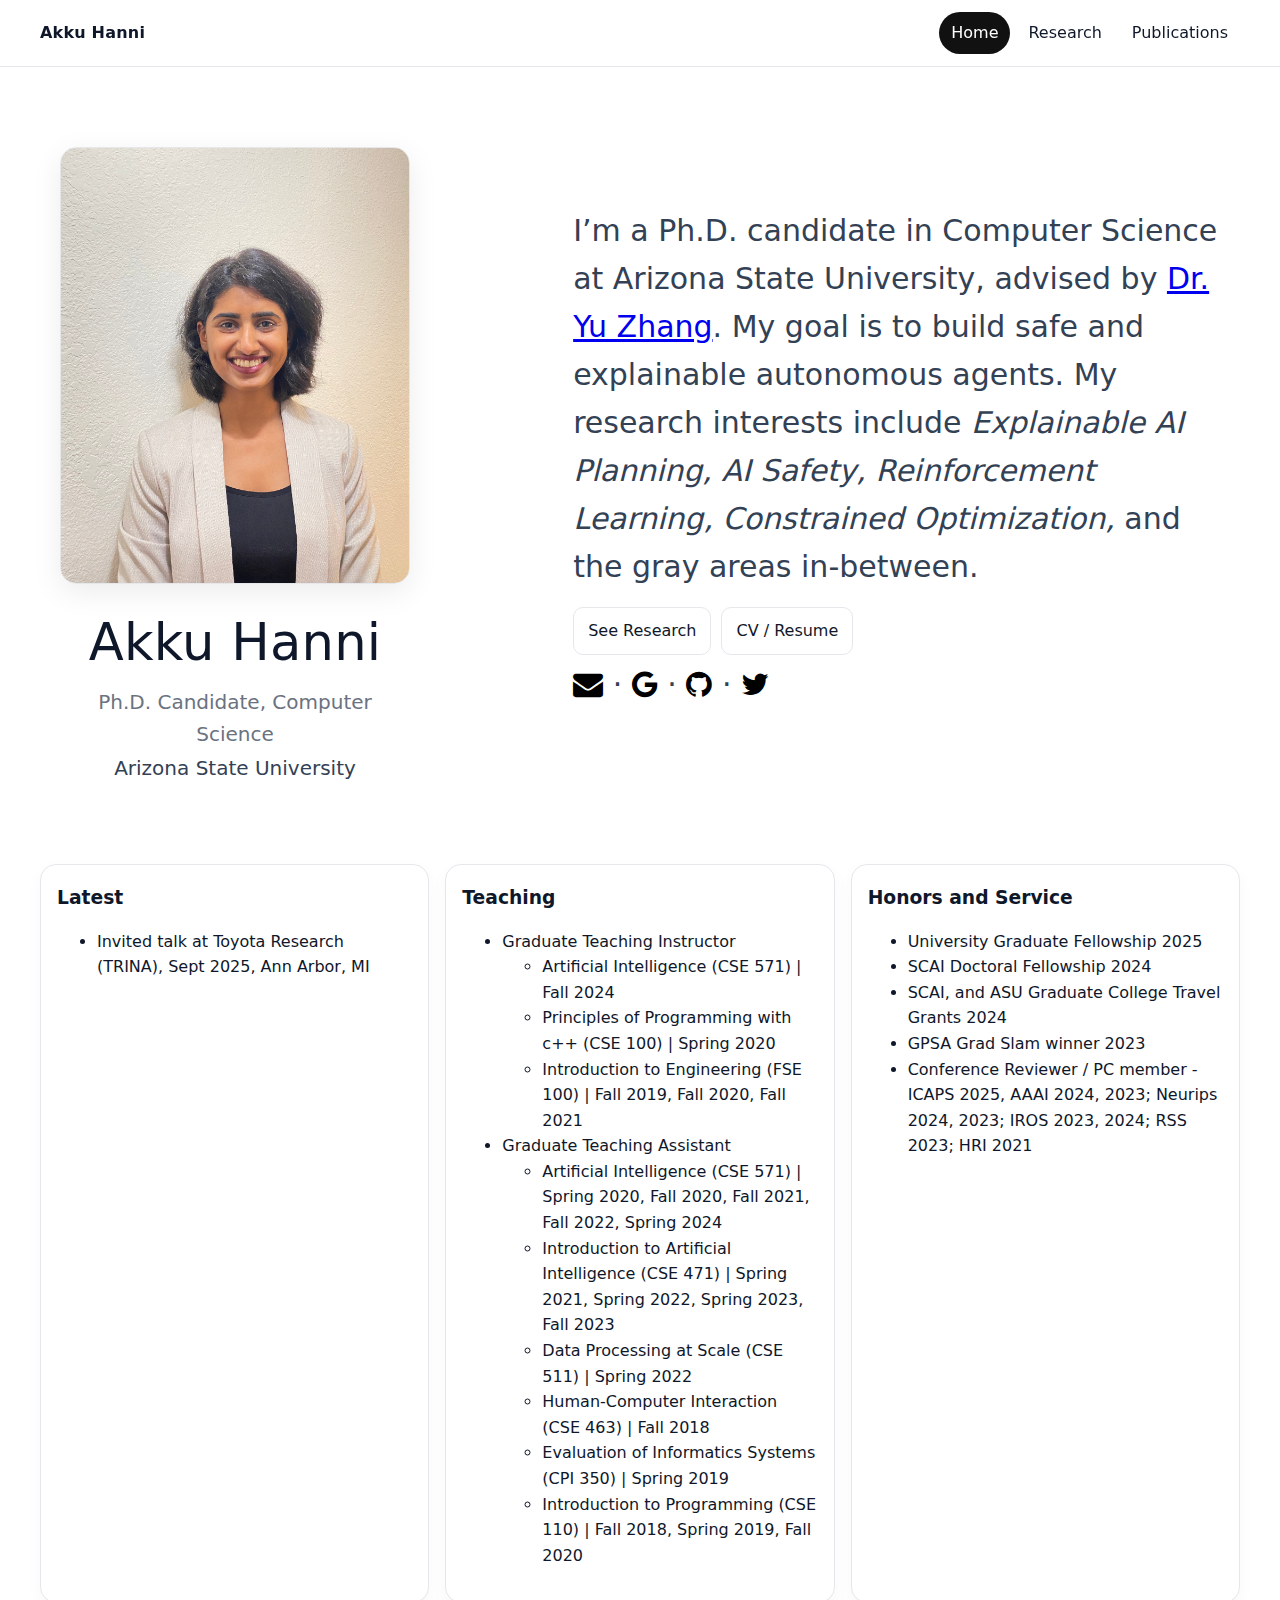
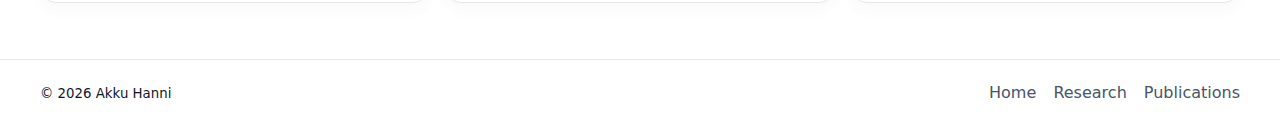
<file: index.html>
<!doctype html>
<html lang="en">
<head>
  <meta charset="utf-8" />
  <meta name="viewport" content="width=device-width,initial-scale=1" />
  <title>Akku Hanni — Home</title>
  <meta name="description" content="Personal website of Akku Hanni." />
  <link rel="preconnect" href="https://fonts.gstatic.com" crossorigin>
  <link rel="stylesheet" href="styles.css" />
  <link rel="stylesheet" href="https://cdnjs.cloudflare.com/ajax/libs/font-awesome/4.7.0/css/font-awesome.min.css">
  <link rel="icon" href="./favicon.png" type="image/png">
</head>
<body>
  <a class="skip-link" href="#main">Skip to content</a>

  <header class="navbar">
    <div class="container nav-inner">
      <a href="index.html" class="brand">Akku Hanni</a>
      <nav aria-label="Main">
        <ul class="nav-links">
          <li><a aria-current="page" href="index.html">Home</a></li>
          <li><a href="research.html">Research</a></li>
          <li><a href="publications.html">Publications</a></li>
        </ul>
      </nav>
    </div>
  </header>

  <main id="main">
    <section class="hero container">
      <div class="portrait-wrap">
        <figure class="portrait-figure">
          <!-- Replace with your actual photo -->
          <img class="portrait" src="./photo.jpg" alt="Akku_Portrait" />
          <figcaption class="portrait-caption">
            <div class="portrait-name">Akku Hanni</div>
            <div class="portrait-title" >Ph.D. Candidate, Computer Science</div>
            <!-- Optional: show your affiliation just like the reference site -->
            <div class="portrait-affiliation">
              <a href="https://www.asu.edu" target="_blank" rel="noreferrer">Arizona State University</a>
            </div>
          </figcaption>
        </figure>
      </div>

      <div class="hero-copy">
        
        <p>
          I’m a Ph.D. candidate in Computer Science at Arizona State University, advised by <a href="https://crslabasu.github.io/" rel="noreferrer">Dr. Yu Zhang</a>. 
          My goal is to build safe and explainable autonomous agents. 
          My research interests include 
          <em> Explainable AI Planning, AI Safety, Reinforcement Learning, Constrained Optimization, </em> 
          and the gray areas in-between.  
        </p>
        <div class="cta-row">
          <a class="btn" href="research.html">See Research</a>
          <!-- <a class="btn" href="contact.html">Get in touch</a> -->
          <a class="btn" target="_blank" rel="noreferrer" href="./Akku_Hanni_Resume.pdf">CV / Resume</a>
        </div>
        <p class="socials"> <i class="fa fa-envelope icon-hover" href=""></i> · <i class="fa fa-google icon-hover" href=""></i> · <i class="fa fa-github icon-hover" href=""></i> · <i class="fa fa-twitter icon-hover" href=""></i></p>
      </div>
    </section>

    <section class="container grid-cards">
      <article class="card">
        <h3>Latest</h3>
        <p>
          <ul>
            <li>Invited talk at Toyota Research (TRINA), Sept 2025, Ann Arbor, MI</li>
          </ul>

        </p>
      </article>
      <article class="card">
        <h3>Teaching</h3>
        <p>
          <ul>
            <li> Graduate Teaching Instructor
              <ul>
                  <li> Artificial Intelligence (CSE 571) | Fall 2024 </li>
                  <li> Principles of Programming with c++ (CSE 100) | Spring 2020 </li>
                  <li> Introduction to Engineering (FSE 100) | Fall 2019, Fall 2020, Fall 2021 </li>
              </ul>
            </li>
            <li> Graduate Teaching Assistant
              <ul> 
                  <li> Artificial Intelligence (CSE 571) | Spring 2020, Fall 2020, Fall 2021, Fall 2022, Spring 2024 </li>
                  <li> Introduction to Artificial Intelligence (CSE 471) | Spring 2021, Spring 2022, Spring 2023, Fall 2023 </li>
                  <li> Data Processing at Scale (CSE 511) | Spring 2022 </li>
                  <li> Human-Computer Interaction (CSE 463) | Fall 2018 </li>
                  <li> Evaluation of Informatics Systems (CPI 350) | Spring 2019 </li>
                  <li> Introduction to Programming (CSE 110) | Fall 2018, Spring 2019, Fall 2020 </li>
            </ul>
            </li>
          </ul>
        </p>
      </article>
      <article class="card">
        <h3>Honors and Service</h3>
        <p>
          <ul>
            <li> University Graduate Fellowship 2025 </li>
            <li> SCAI Doctoral Fellowship 2024 </li>
            <li> SCAI, and ASU Graduate College Travel Grants 2024 </li>
            <li> GPSA Grad Slam winner 2023 </li>
            <li> Conference Reviewer / PC member - ICAPS 2025, AAAI 2024, 2023; Neurips 2024, 2023; IROS 2023, 2024; RSS 2023; HRI 2021 </li>
            <!-- <li> Received Department Recognition Award and Spot Bonus Award for Outstanding Performance and Contributions in Juniper Networks </li>
            <li> Lead organizer for Daan Utsav (India’s largest volunteer driven philanthropic event) in Dharwad district, 2016 </li>
            <li> Served as the Vice President of the Association of Computer Science Students at BVBCET, Hubli 2014-2016 </li> -->
          </ul>
        </p>
      </article>
    </section>
  </main>

  <footer class="site-footer">
    <div class="container footer-inner">
      <small>© <span id="year"></span> Akku Hanni</small>
      <nav aria-label="Footer">
        <a href="index.html">Home</a>
        <a href="research.html">Research</a>
        <a href="publications.html">Publications</a>
      </nav>
    </div>
  </footer>

  <script>
    document.getElementById('year').textContent = new Date().getFullYear();
  </script>
</body>
</html>
</file>
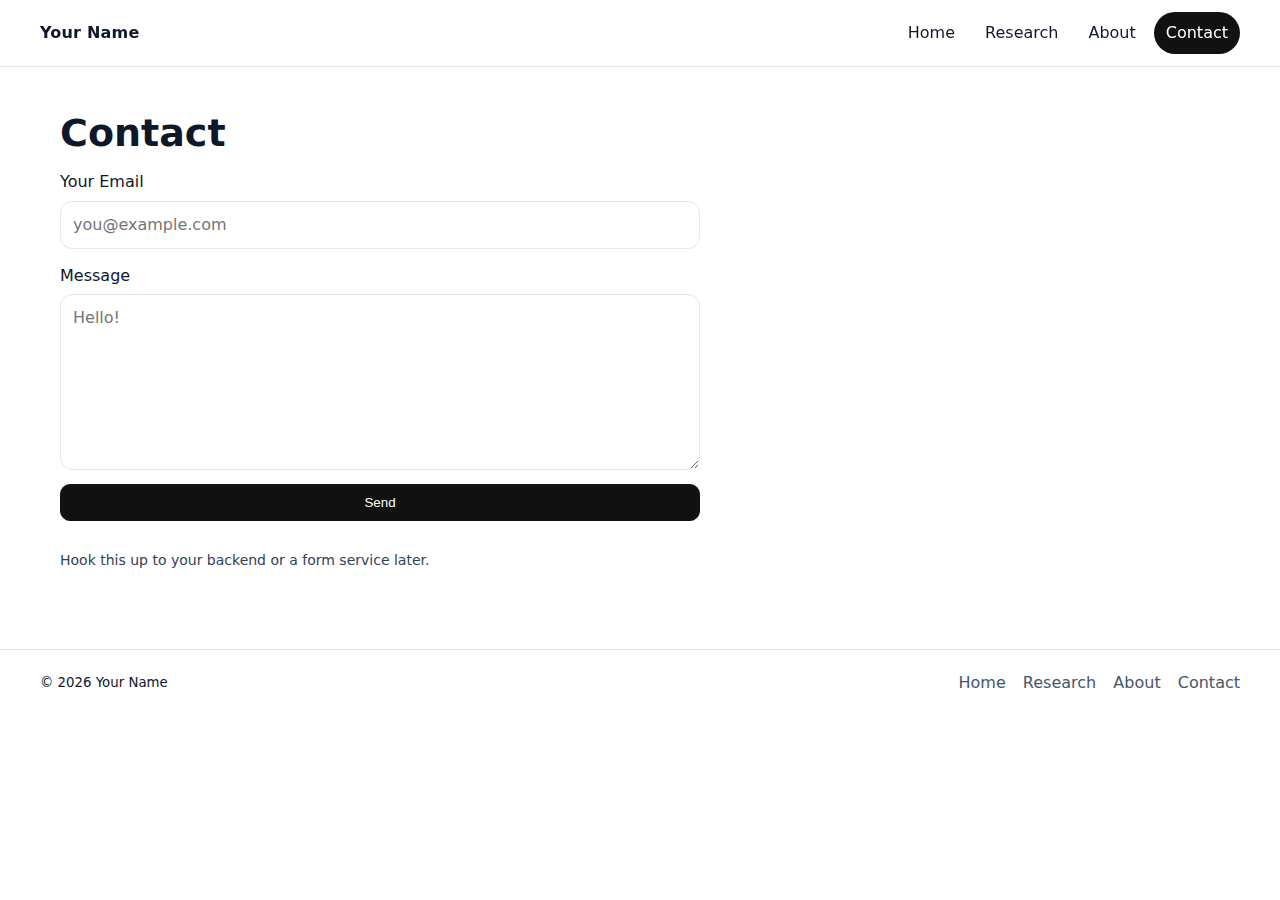
<file: contact.html>
<!doctype html>
<html lang="en">
<head>
  <meta charset="utf-8" />
  <meta name="viewport" content="width=device-width,initial-scale=1" />
  <title>Your Name — Contact</title>
  <link rel="stylesheet" href="styles.css" />
</head>
<body>
  <a class="skip-link" href="#main">Skip to content</a>

  <header class="navbar">
    <div class="container nav-inner">
      <a href="index.html" class="brand">Your Name</a>
      <nav aria-label="Main">
        <ul class="nav-links">
          <li><a href="index.html">Home</a></li>
          <li><a href="research.html">Research</a></li>
          <li><a href="about.html">About</a></li>
          <li><a aria-current="page" href="contact.html">Contact</a></li>
        </ul>
      </nav>
    </div>
  </header>

  <main id="main" class="container prose">
    <h1>Contact</h1>
    <form class="contact-form" method="post" action="#">
      <label>
        <span>Your Email</span>
        <input type="email" name="email" placeholder="you@example.com" required />
      </label>
      <label>
        <span>Message</span>
        <textarea name="message" placeholder="Hello!" rows="6" required></textarea>
      </label>
      <button class="btn btn-primary" type="submit">Send</button>
      <p class="help">Hook this up to your backend or a form service later.</p>
    </form>
  </main>

  <footer class="site-footer">
    <div class="container footer-inner">
      <small>© <span id="year"></span> Your Name</small>
      <nav aria-label="Footer">
        <a href="index.html">Home</a>
        <a href="research.html">Research</a>
        <a href="about.html">About</a>
        <a aria-current="page" href="contact.html">Contact</a>
      </nav>
    </div>
  </footer>

  <script>document.getElementById('year').textContent = new Date().getFullYear();</script>
</body>
</html>
</file>
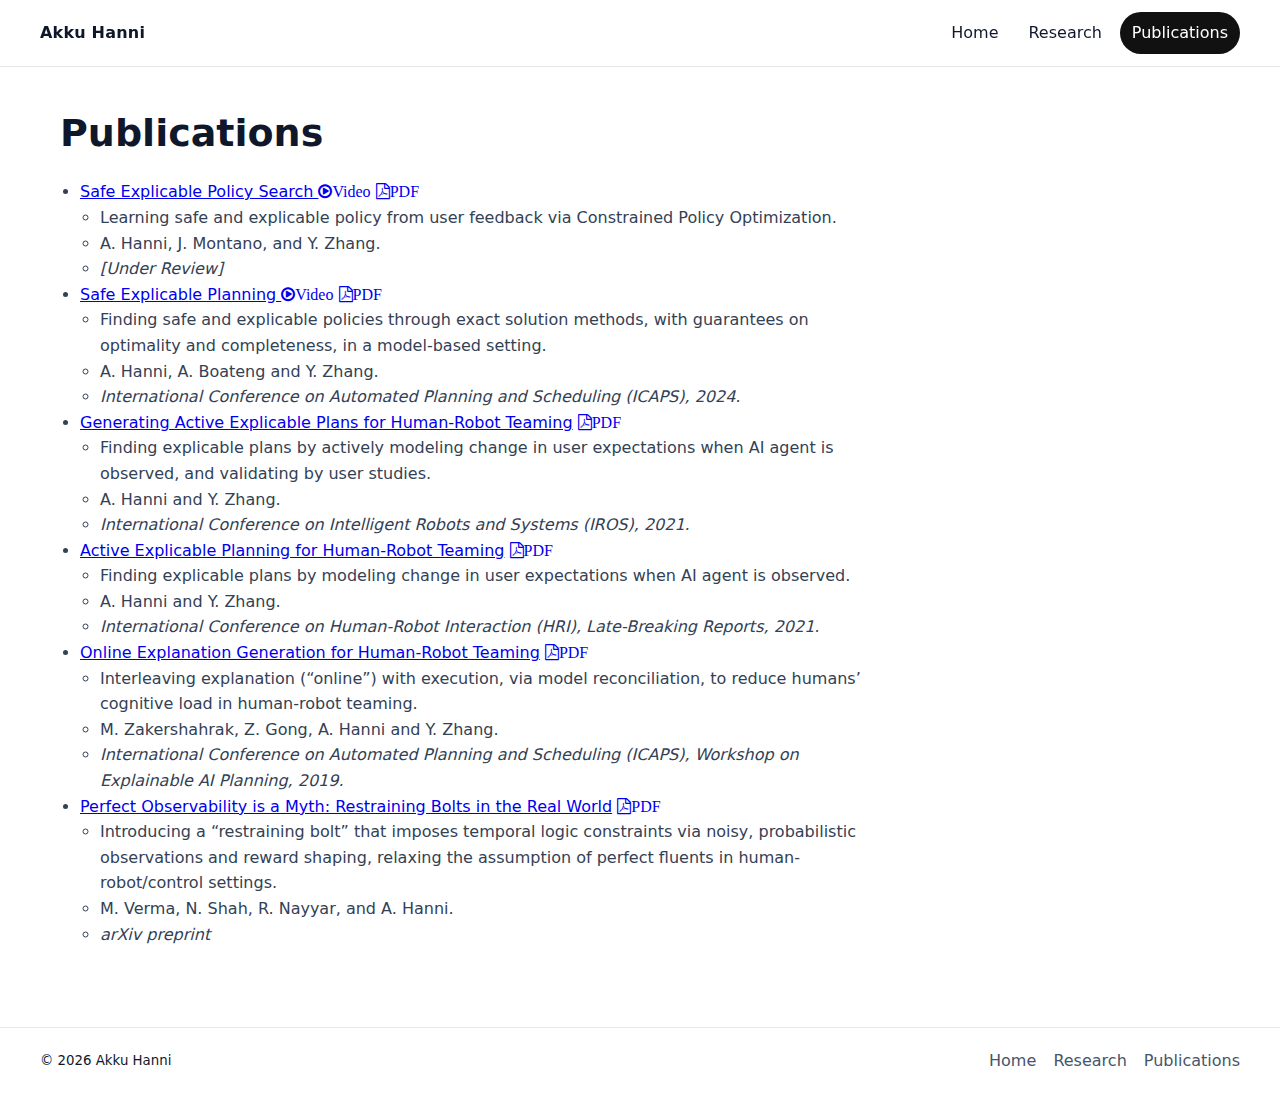
<file: publications.html>
<!doctype html>
<html lang="en">
<head>
  <meta charset="utf-8" />
  <meta name="viewport" content="width=device-width,initial-scale=1" />
  <title>Akku Hanni — Publications</title>
  <link rel="stylesheet" href="styles.css" />
  <link rel="stylesheet" href="https://cdnjs.cloudflare.com/ajax/libs/font-awesome/4.7.0/css/font-awesome.min.css">
  <link rel="icon" href="./favicon.png" type="image/png">
</head>
<body>
  <a class="skip-link" href="#main">Skip to content</a>

  <header class="navbar">
    <div class="container nav-inner">
      <a href="index.html" class="brand">Akku Hanni</a>
      <nav aria-label="Main">
        <ul class="nav-links">
          <li><a href="index.html">Home</a></li>
          <li><a href="research.html">Research</a></li>
          <li><a aria-current="page" href="publications.html">Publications</a></li>
        </ul>
      </nav>
    </div>
  </header>

  <main id="main" class="container prose">
    <h1>Publications</h1>
    <p> 
      <ul>
        <li> <a href="https://arxiv.org/abs/2503.07848"> Safe Explicable Policy Search </a> <a target="_blank" href="https://drive.google.com/file/d/1s94rJXKqXoD7gN8qDNEvLgCpY9JoSFHv/view?usp=sharing"> <i class="fa fa-play-circle-o" >Video</i></a> <a target="_blank" rel="noreferrer" href="./papers/SEPS_ICRA-full_version.pdf"><i class="fa fa-file-pdf-o">PDF</i></a> 
          <ul>
            <li>Learning safe and explicable policy from user feedback via Constrained Policy Optimization.</li>
            <li>A. Hanni, J. Montano, and Y. Zhang. </li>
            <li> <em>[Under Review]</em> </li>
          </ul>
        </li>
        <li> <a href="https://ojs.aaai.org/index.php/ICAPS/article/view/31482"> Safe Explicable Planning </a> <a target="_blank" href="https://drive.google.com/file/d/1-hMhpIqrwj1ImMJcKIhqmTUEOKfJPKs4/view?usp=sharing"> <i class="fa fa-play-circle-o" >Video</i></a> <a target="_blank" rel="noreferrer" href="./papers/SEP_ICAPS-full_version.pdf"><i class="fa fa-file-pdf-o">PDF</i></a> 
          <ul>
            <li> Finding safe and explicable policies through exact solution methods, with guarantees on optimality and completeness, in a model-based setting. </li>
            <li> A. Hanni, A. Boateng and Y. Zhang. </li>
            <li> <em> International Conference on Automated Planning and Scheduling (ICAPS), 2024.</em> </li>
          </ul>
        </li>
        <li><a href="https://ieeexplore.ieee.org/document/9636643?denied=">Generating Active Explicable Plans for Human-Robot Teaming</a> <a target="_blank" rel="noreferrer" href="./papers/ActiveEXP_IROS.pdf"><i class="fa fa-file-pdf-o">PDF</i></a> 
            <ul>
            <li> Finding explicable plans by actively modeling change in user expectations when AI agent is observed, and validating by user studies. </li>
            <li> A. Hanni and Y. Zhang. </li>
            <li> <em> International Conference on Intelligent Robots and Systems (IROS), 2021.</em> </li>
          </ul>
        </li>
        <li><a href="https://dl.acm.org/doi/10.1145/3434074.3447154">Active Explicable Planning for Human-Robot Teaming</a>  <a target="_blank" rel="noreferrer" href="./papers/ActiveEXP_HRI-LBR.pdf"><i class="fa fa-file-pdf-o">PDF</i></a> 
            <ul>
            <li> Finding explicable plans by modeling change in user expectations when AI agent is observed. </li>
            <li> A. Hanni and Y. Zhang. </li>
            <li> <em> International Conference on Human-Robot Interaction (HRI), Late-Breaking Reports, 2021.</em> </li>
          </ul>
        </li>
        <li><a href="https://www.semanticscholar.org/paper/Generation-for-Human-Robot-Teaming-Zakershahrak-Gong/82eafe577aa3dbe1b5162681b64f288a88c97a15">Online Explanation Generation for Human-Robot Teaming</a> <a target="_blank" rel="noreferrer" href="./papers/OnlineEXPGen_ICAPS-Workshop.pdf"><i class="fa fa-file-pdf-o">PDF</i></a> 
            <ul>
            <li> Interleaving explanation (“online”) with execution, via model reconciliation, to reduce humans’ cognitive load in human-robot teaming. </li>
            <li> M. Zakershahrak, Z. Gong, A. Hanni and Y. Zhang. </li>
            <li> <em> International Conference on Automated Planning and Scheduling (ICAPS), Workshop on Explainable AI Planning, 2019.</em> </li>
          </ul>
        </li>
        <li> <a href="https://famishedrover.github.io/files/Noisy_Restraining_Bolt.pdf">Perfect Observability is a Myth: Restraining Bolts in the Real World</a> <a target="_blank" rel="noreferrer" href="./papers/NoisyBolt_arXiv.pdf"><i class="fa fa-file-pdf-o">PDF</i></a> 
            <ul>
            <li> Introducing a “restraining bolt” that imposes temporal logic constraints via noisy, probabilistic observations and reward shaping, relaxing the assumption of perfect fluents in human-robot/control settings. </li>
            <li> M. Verma, N. Shah, R. Nayyar, and A. Hanni.</li>
            <li> <em> arXiv preprint</em> </li>
          </ul>
        </li>
        
      </ul>
    </p>
  </main>

  <footer class="site-footer">
    <div class="container footer-inner">
      <small>© <span id="year"></span> Akku Hanni</small>
      <nav aria-label="Footer">
        <a href="index.html">Home</a>
        <a href="research.html">Research</a>
        <a aria-current="page" href="publications.html">Publications</a>
      </nav>
    </div>
  </footer>

  <script>document.getElementById('year').textContent = new Date().getFullYear();</script>
</body>
</html>
</file>
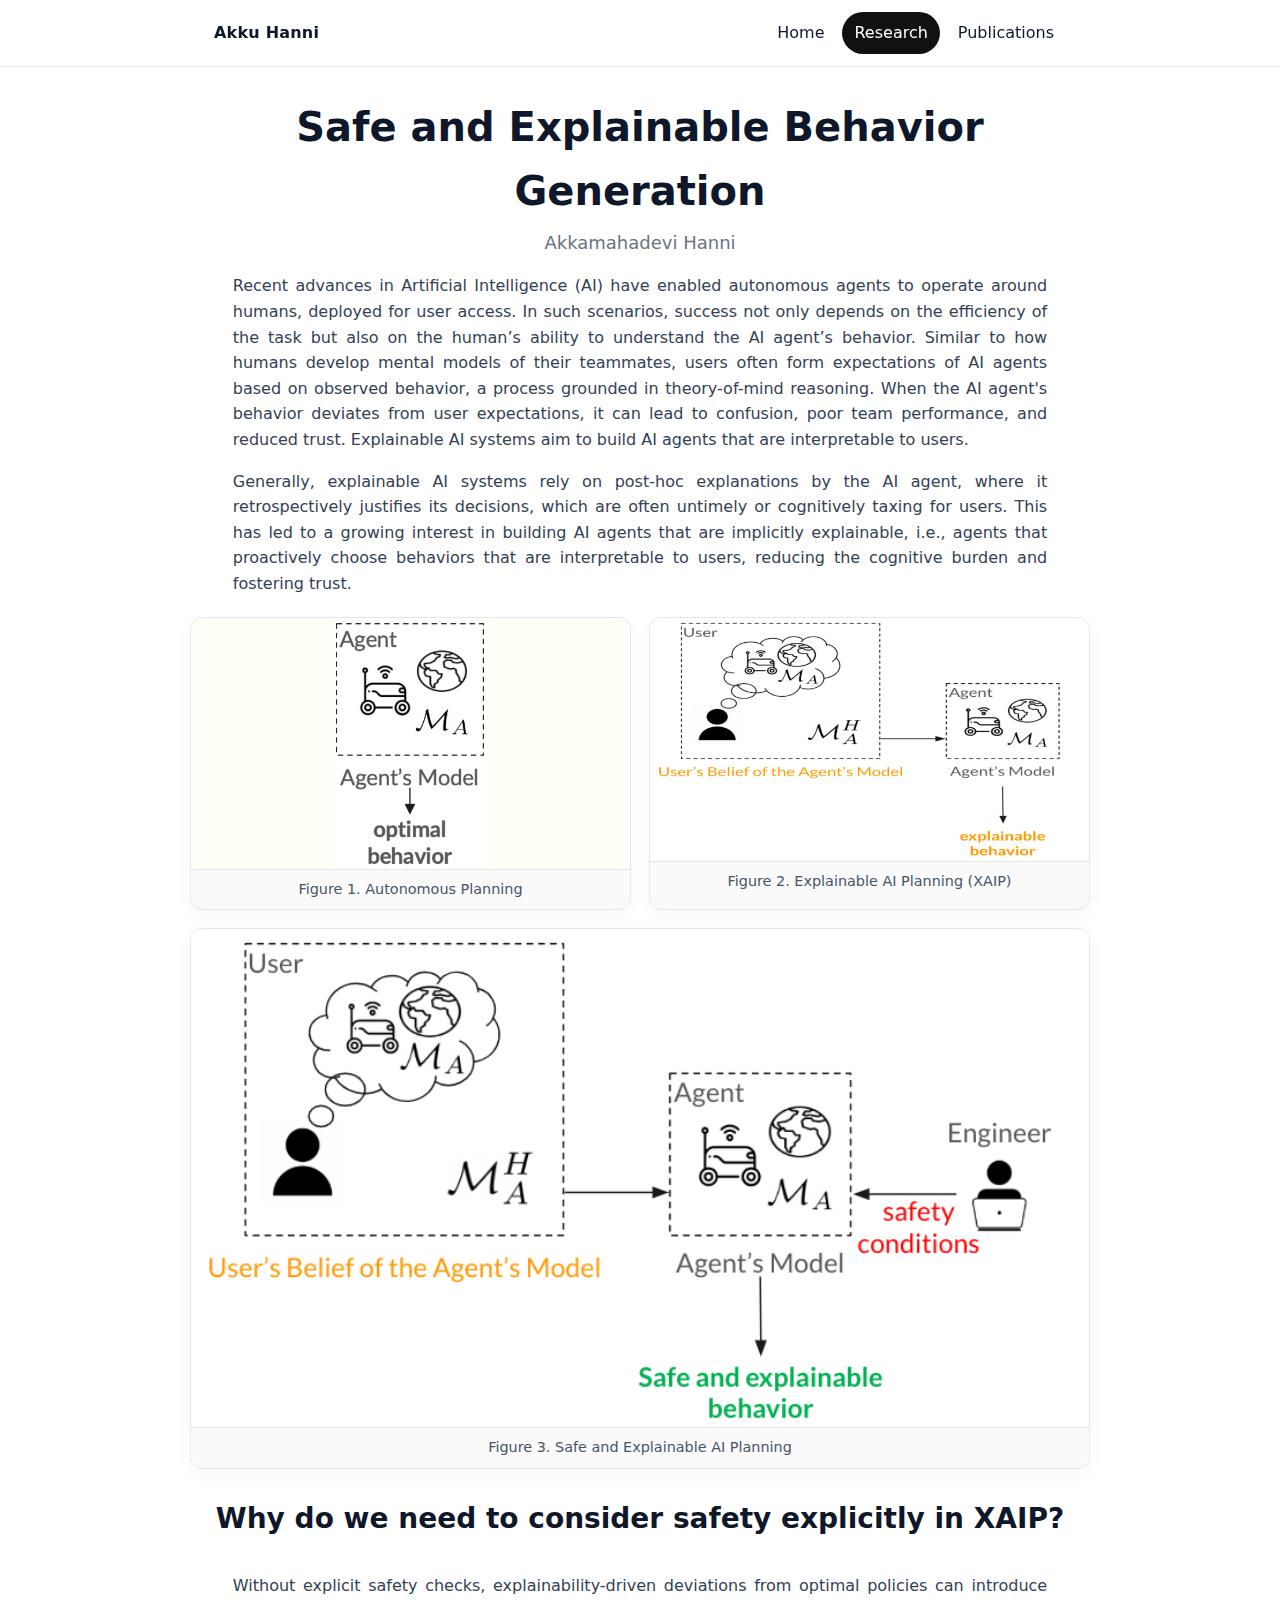
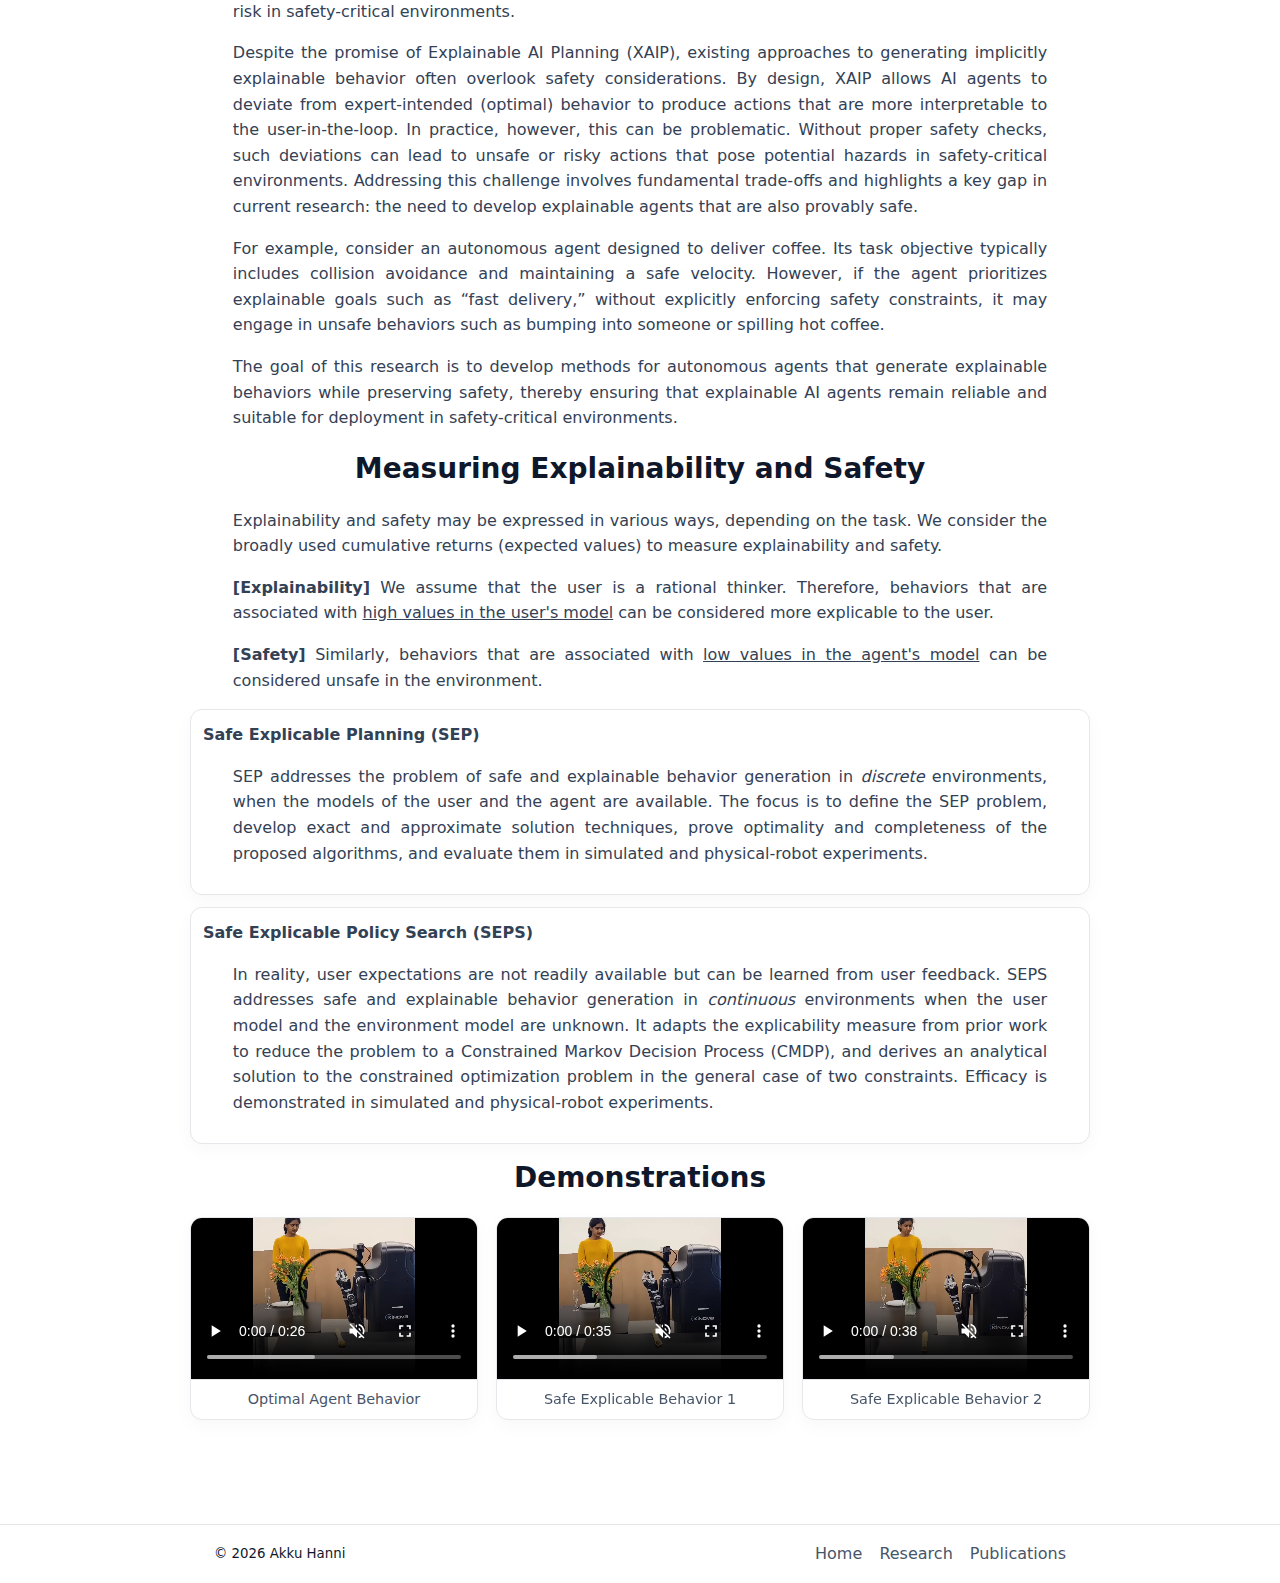
<file: research.html>
<!doctype html>
<html lang="en">
<head>
  <meta charset="utf-8" />
  <meta name="viewport" content="width=device-width, initial-scale=1" />
  <title>Akku Hanni — Research</title>
  <meta name="description" content="Research of Akku Hanni." />
  <link rel="icon" href="./favicon.png" type="image/png">
  <link rel="stylesheet" href="styles.css" />

  <style>
    :root{
      --bg:#ffffff; --text:#0f172a; --muted:#6b7280; --line:#e5e7eb;
      --card:#fafafa; --accent:#111111;
    }
    *{ box-sizing:border-box; }
    html,body{ height:100%; }
    body{
      margin:0; background:var(--bg); color:var(--text);
      font:16px/1.6 system-ui,-apple-system,"Segoe UI",Roboto,Helvetica,Arial,"Apple Color Emoji","Segoe UI Emoji";
      text-rendering:optimizeLegibility;
    }

    /* Accessibility: skip link */
    .skip-link{ position:absolute; left:-9999px; top:auto; width:1px; height:1px; overflow:hidden; }
    .skip-link:focus{
      position:fixed; left:16px; top:12px; width:auto; height:auto;
      padding:8px 10px; background:#fff; border:1px solid var(--line); z-index:1000;
    }

    /* Layout helpers */
    .container { width: 100%; max-width: 900px; margin: 0 auto; padding-inline: clamp(16px, 4vw, 24px); }
    .prose{ padding: clamp(16px, 4vw, 28px) 0 64px; }
    .prose h1{ font-size:clamp(28px, 6vw, 40px); margin:0 0 6px; text-align:center; }
    .prose p, .prose li{ color:#334155; max-width:80ch; margin-inline:auto; }

    /* Header meta */
    .author{ color:var(--muted); font-size:18px; font-weight:400; text-align:center; }

    /* Subtitles */
    .post h2{ font-size:clamp(22px, 4.5vw, 28px); margin:0 0 8px; text-align:center; }

    /* Intro */
    .intro{ color:#475569; text-align:justify; }

    /* Figures */
    figure{ margin:0; } /* reset browser default margins */
    .fig-pair{
      display:grid; gap:clamp(12px, 2.8vw, 18px);
      grid-template-columns:1fr; margin-top:20px;
    }
    @media (min-width: 900px){
      .fig-pair{ grid-template-columns:repeat(2, minmax(0,1fr)); }
    }
    .fig-single{ margin-top:clamp(12px, 2.8vw, 18px); width: 100%; height: auto; display: block;}

    .media{
      background:var(--card); border:1px solid var(--line);
      border-radius:12px; overflow:hidden;
      box-shadow:0 6px 20px rgba(0,0,0,.03);
    }
    .media img{
      display:block; width:100%; height:auto;
    }
    .media figcaption{
      padding:8px 10px; font-size:.9rem; color:#475569; border-top:1px solid var(--line);
      text-align:center;
    }

    /* Text blocks */
    .meta{ color:#64748b; text-align:justify; }
    .methods1{ text-align:justify; }

    /* Inline callouts/links */
    .affiliation{
      background:#fff; border:1px solid var(--line); border-radius:12px;
      padding:12px; margin:12px 0;
      box-shadow:0 6px 18px rgba(0,0,0,.03);
    }
    .affiliation a{ color:#334155; text-decoration:none; font-weight:600; text-align: center;}
    .affiliation a:hover{ text-decoration:underline; }

    /* Video gallery */
    .video-grid{
      display:grid; gap:clamp(12px, 2.8vw, 18px); 
      grid-template-columns:1fr;
      margin-top:16px;
    }
    @media (min-width: 900px){
      .video-grid{ grid-template-columns:repeat(3, minmax(0,1fr)); }
    }
    .video-wrap{
      background:#fff; border:1px solid var(--line); border-radius:12px;
      overflow:hidden; box-shadow:0 6px 18px rgba(0,0,0,.03);
    }
    .video-wrap figcaption{
      padding:8px 10px; font-size:.9rem; color:#475569; border-top:1px solid var(--line);
      text-align:center;
    }
    video{ width:100%; height:auto; display:block; }

    /* Footer */
    .site-footer{ border-top:1px solid var(--line); margin-top:40px; }
    .footer-inner{
      display:flex; flex-wrap:wrap; gap:10px; justify-content:space-between; align-items:center;
      padding-block:16px;
    }
    .footer-inner nav a{ color:#475569; text-decoration:none; margin-left:12px; }
    .footer-inner nav a:hover{ text-decoration:underline; }
  </style>
</head>

<body>
  <a class="skip-link" href="#main">Skip to content</a>

  <header class="navbar">
    <div class="container nav-inner">
      <a href="index.html" class="brand">Akku Hanni</a>
      <nav aria-label="Main">
        <ul class="nav-links">
          <li><a href="index.html">Home</a></li>
          <li><a aria-current="page" href="research.html">Research</a></li>
          <li><a href="publications.html">Publications</a></li>
        </ul>
      </nav>
    </div>
  </header>

  <main id="main" class="container prose">
    <h1>Safe and Explainable Behavior Generation</h1>
    <div class="author">Akkamahadevi Hanni</div>

    <section class="intro">
      <p>
        Recent advances in Artificial Intelligence (AI) have enabled autonomous agents to operate around humans, deployed for user access. In such scenarios, success not only depends on the efficiency of the task but also on the human’s ability to understand the AI agent’s behavior. Similar to how humans develop mental models of their teammates, users often form expectations of AI agents based on observed behavior, a process grounded in theory-of-mind reasoning. When the AI agent's behavior deviates from user expectations, it can lead to confusion, poor team performance, and reduced trust. Explainable AI systems aim to build AI agents that are interpretable to users.
      </p>
      <p>
        Generally, explainable AI systems rely on post-hoc explanations by the AI agent, where it retrospectively justifies its decisions, which are often untimely or cognitively taxing for users. This has led to a growing interest in building AI agents that are implicitly explainable, i.e., agents that proactively choose behaviors that are interpretable to users, reducing the cognitive burden and fostering trust.
      </p>
    </section>

    <!-- Figures: 1 & 2 together -->
    <section class="fig-pair" aria-label="Illustrations (Figures 1 & 2)">
      <figure class="media">
        <img src="./research/planning3.png" alt="An illustrative diagram of autonomous planning." />
        <figcaption>Figure 1. Autonomous Planning</figcaption>
      </figure>
      <figure class="media">
        <img src="./research/XAIP.png" alt="A conceptual diagram of Explainable AI Planning (XAIP)." />
        <figcaption>Figure 2. Explainable AI Planning (XAIP)</figcaption>
      </figure>
    </section>

    <!-- Figure 3 below, single full-width -->
    <section class="fig-single" aria-label="Illustration (Figure 3)">
      <figure class="media">
        <img src="./research/SXAIP.png" alt="A schematic of Safe and Explainable AI Planning." />
        <figcaption>Figure 3. Safe and Explainable AI Planning</figcaption>
      </figure>
    </section>

    <article class="post">
      <header class="post-hero">
        <h2>Why do we need to consider safety explicitly in XAIP?</h2>
        <section class="meta"> 
          <p>
            Without explicit safety checks, explainability-driven deviations from optimal policies can introduce risk in safety-critical environments.
          </p>
          <p>
            Despite the promise of Explainable AI Planning (XAIP), existing approaches to generating implicitly explainable behavior often overlook safety considerations. By design, XAIP allows AI agents to deviate from expert-intended (optimal) behavior to produce actions that are more interpretable to the user-in-the-loop. In practice, however, this can be problematic. Without proper safety checks, such deviations can lead to unsafe or risky actions that pose potential hazards in safety-critical environments. Addressing this challenge involves fundamental trade-offs and highlights a key gap in current research: the need to develop explainable agents that are also provably safe.
          </p>
          <p>
            For example, consider an autonomous agent designed to deliver coffee. Its task objective typically includes collision avoidance and maintaining a safe velocity. However, if the agent prioritizes explainable goals such as “fast delivery,” without explicitly enforcing safety constraints, it may engage in unsafe behaviors such as bumping into someone or spilling hot coffee.
          </p>
          <p>
            The goal of this research is to develop methods for autonomous agents that generate explainable behaviors while preserving safety, thereby ensuring that explainable AI agents remain reliable and suitable for deployment in safety-critical environments.
          </p>
        </section>
      </header>

      <section class="methods1">
        <h2>Measuring Explainability and Safety</h2>
        <p>
          Explainability and safety may be expressed in various ways, depending on the task. We consider the broadly used cumulative returns (expected values) to measure explainability and safety.
        </p>
        <p>
          <strong>[Explainability]</strong> We assume that the user is a rational thinker. Therefore, behaviors that are associated with <u>high values in the user's model</u> can be considered more explicable to the user.
        </p>
        <p>
          <strong>[Safety]</strong> Similarly, behaviors that are associated with <u>low values in the agent's model</u> can be considered unsafe in the environment.
        </p>

        <div class="affiliation">
          <a href="https://dl.acm.org/doi/10.1609/icaps.v34i1.31482" target="_blank" rel="noreferrer" ><strong>Safe Explicable Planning (SEP)</strong></a>
          <p>
            SEP addresses the problem of safe and explainable behavior generation in <em>discrete</em> environments, when the models of the user and the agent are available. The focus is to define the SEP problem, develop exact and approximate solution techniques, prove optimality and completeness of the proposed algorithms, and evaluate them in simulated and physical-robot experiments.
          </p>
        </div>

        <div class="affiliation">
          <a href="https://arxiv.org/abs/2503.07848" target="_blank" rel="noreferrer"><strong>Safe Explicable Policy Search (SEPS)</strong></a>
          <p>
            In reality, user expectations are not readily available but can be learned from user feedback. SEPS addresses safe and explainable behavior generation in <em>continuous</em> environments when the user model and the environment model are unknown. It adapts the explicability measure from prior work to reduce the problem to a Constrained Markov Decision Process (CMDP), and derives an analytical solution to the constrained optimization problem in the general case of two constraints. Efficacy is demonstrated in simulated and physical-robot experiments.
          </p>
        </div>
      </section>

      <section aria-label="Demonstration videos">
        <h2>Demonstrations</h2>
        <div class="video-grid">
          <figure class="video-wrap">
            <video controls muted playsinline>
              <source src="./research/1.mp4" type="video/mp4">
              Your browser does not support the video tag.
            </video>
            <figcaption>Optimal Agent Behavior</figcaption>
          </figure>
          <figure class="video-wrap">
            <video controls muted playsinline>
              <source src="./research/2.mp4" type="video/mp4">
              Your browser does not support the video tag.
            </video>
            <figcaption>Safe Explicable Behavior 1</figcaption>
          </figure>
          <figure class="video-wrap">
            <video controls muted playsinline>
              <source src="./research/3.mp4" type="video/mp4">
              Your browser does not support the video tag.
            </video>
            <figcaption>Safe Explicable Behavior 2</figcaption>
          </figure>
        </div>
      </section>
    </article>
  </main>

  <footer class="site-footer">
    <div class="container footer-inner">
      <small>&copy; <span id="y"></span> Akku Hanni</small>
      <nav aria-label="Footer">
        <a href="index.html">Home</a>
        <a href="research.html" aria-current="page">Research</a>
        <a href="publications.html">Publications</a>
      </nav>
    </div>
  </footer>

  <script>
    // Set current year in footer
    document.getElementById('y').textContent = new Date().getFullYear();
  </script>
</body>
</html>
</file>
<file: styles.css>
:root{
  --bg: #ffffff;
  --text: #0f172a;      /* slate-900 */
  --muted: #6b7280;     /* gray-500 */
  --line: #e5e7eb;      /* gray-200 */
  --card: #fafafa;
  --accent: #111111;
}

*{ box-sizing: border-box; }
html,body{ height:100%; }
body{
  margin:0; background:var(--bg); color:var(--text);
  font: 16px/1.6 system-ui, -apple-system, Segoe UI, Roboto, Helvetica, Arial, "Apple Color Emoji", "Segoe UI Emoji";
  text-rendering: optimizeLegibility;
}

.icon-hover {
  color: black; /* Default color */
}

.icon-hover:hover {
  color: blue; /* Color on hover */
  cursor: pointer; /* Change cursor to a hand on hover */
}

.portrait-figure { margin: 0; }
.portrait-caption {
  text-align: center;
  margin-top: 10px;
}
.portrait-name {
  font-weight: 300;
  font-size: 3.2rem; /* ~18px */
  letter-spacing: 0.2px;
}
.portrait-title {
  color: var(--muted);
  margin-top: 2px;
  font-size: 20px; 
  font-weight:200;
}
.portrait-affiliation {
  margin-top: 2px;
  font-size: 0.95rem;
  font-size: 20px; 
  font-weight:200;
}
.portrait-affiliation a {
  color: #334155;
  text-decoration: none;
}
.portrait-affiliation a:hover {
  text-decoration: underline;
}

/* Layout helpers */
.container{ width:100%; max-width:1200px; margin-inline:auto; padding: 0 20px; }

/* Skip link */
.skip-link{ position:absolute; left:-9999px; top:auto; width:1px; height:1px; overflow:hidden; }
.skip-link:focus{ position:fixed; left:16px; top:12px; width:auto; height:auto; padding:8px 10px; background:#fff; border:1px solid var(--line); z-index:1000; }

/* Nav */
.navbar{ position:sticky; top:0; z-index:50; background:rgba(255,255,255,.85); backdrop-filter: blur(6px); border-bottom:1px solid var(--line); }
.nav-inner{ display:flex; align-items:center; justify-content:space-between; padding: 12px 0; }
.brand{ font-weight:700; letter-spacing:.2px; text-decoration:none; color:var(--text); }
.nav-links{ display:flex; gap:6px; list-style:none; margin:0; padding:0; }
.nav-links a{
  display:inline-block; padding:8px 12px; border-radius:999px; text-decoration:none; color:var(--text);
}
.nav-links a[aria-current="page"]{ background:#111; color:#fff; }
.nav-links a:hover{ background:#f3f4f6; }


/* Hero */
.hero{
  display:grid; gap:28px; align-items:center;
  grid-template-columns: 1fr; padding: 48px 20px;
}
@media (min-width: 900px){
  .hero{ grid-template-columns: 1.05fr 1.4fr; padding: 80px 20px; }
}
.portrait-wrap{ width:min(350px, 100%); }
.portrait{
  width:100%;
  aspect-ratio: 4/5;            /* rectangular, tall */
  object-fit: cover;
  border-radius: 16px;
  border: 1px solid var(--line);
  box-shadow: 0 8px 30px rgba(0,0,0,.08);
}
/*.hero-copy h1{ font-size: clamp(28px, 4vw, 44px); line-height:1.15; margin: 0 0 12px; }*/
.muted{ color: var(--muted); }
.hero-copy p{ margin: 0 0 14px; color:#334155; font-size: 30px; font-weight:200;}
.cta-row{ display:flex; flex-wrap:wrap; gap:10px; margin: 16px 0 6px; }
.btn{
  display:inline-block; padding:10px 14px; border-radius:10px; border:1px solid var(--line);
  text-decoration:none; color:var(--text); background:#fff;
}
.btn-primary{ background:var(--accent); color:#fff; border-color: var(--accent); }

/* Cards */
.grid-cards{ display:grid; gap:16px; grid-template-columns: 1fr; padding: 0 0 56px; }
@media (min-width: 900px){ .grid-cards{ grid-template-columns: repeat(3, 1fr); } }
.card{
  background:#fff; border:1px solid var(--line); border-radius:16px; padding: 18px 16px;
  box-shadow: 0 6px 18px rgba(0,0,0,.03);
}
.card h3{ margin: 0 0 6px; }

/* Prose (research/about/contact) */
.prose{ padding: 36px 20px 64px; }
.prose h1{ font-size: clamp(28px, 4vw, 38px); margin: 0 0 6px; }
.prose .intro{ color:#475569; text-align: justify-all;}
.prose h2{ font-size: 28px; margin-top: 28px; }
.prose h3{ margin-top: 22px; }
.prose p, .prose li{ max-width: 80ch; color:#334155; }
.prose ul{ padding-left: 20px; }

/* Research post hero & figures */
.post{ margin-top: 28px; }
.post-hero{ display:grid; gap:14px; }
.figure16x9, .figure-wide{
  width:100%; border:1px solid var(--line); border-radius:14px; overflow:hidden; background:#f8fafc;
  box-shadow: 0 6px 20px rgba(0,0,0,.03);
}
.figure16x9{ aspect-ratio: 16/9; }
.figure-wide{ aspect-ratio: 28/9; }
.meta{ color:#64748b; margin-top:-6px; }

.plots-grid{ display:grid; gap:16px; grid-template-columns: 1fr; }
@media (min-width: 900px){ .plots-grid{ grid-template-columns: repeat(3, 1fr); } }
.plot{
  border:1px solid var(--line); border-radius:14px; overflow:hidden; background:#fff;
}
.plot figcaption{ padding:8px 12px; color:#64748b; font-size:14px; border-top:1px solid var(--line); }

/* Contact form */
.contact-form{ display:grid; gap:14px; max-width:640px; }
.contact-form label{ display:grid; gap:6px; }
.contact-form input, .contact-form textarea{
  border:1px solid var(--line); border-radius:12px; padding:10px 12px; font: inherit;
}
.help{ color:#64748b; font-size:14px; }

/* Footer */
.site-footer{ border-top:1px solid var(--line); }
.footer-inner{ display:flex; gap:10px; justify-content:space-between; align-items:center; padding: 20px 0; }
.footer-inner nav a{ color:#475569; text-decoration:none; margin-left: 12px; }
.footer-inner nav a:hover{ text-decoration: underline; }
</file>
